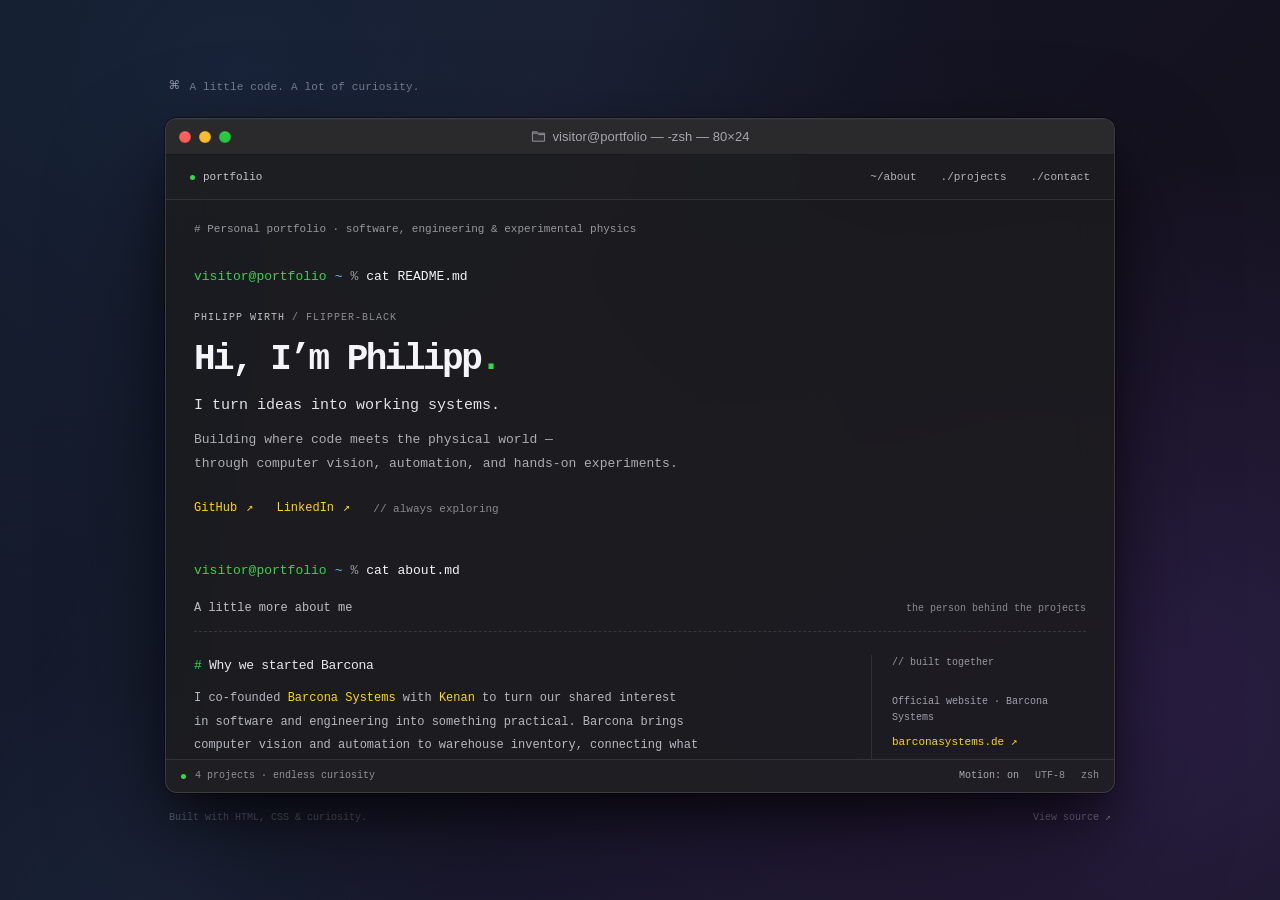
<file: index.html>
<!doctype html>
<html lang="en" data-motion="active">
<head>
  <meta charset="utf-8">
  <meta name="viewport" content="width=device-width, initial-scale=1">
  <title>Philipp Wirth — Developer &amp; Builder</title>
  <meta name="description" content="Turning ideas into working systems. Explore projects in computer vision, automation, engineering, and experimental physics by Flipper-Black.">
  <link rel="canonical" href="https://flipper-black.github.io/">
  <meta property="og:type" content="website">
  <meta property="og:url" content="https://flipper-black.github.io/">
  <meta property="og:title" content="Philipp Wirth — Code, engineering &amp; experiments">
  <meta property="og:description" content="Projects at the intersection of software, engineering, and experimental physics.">
  <meta name="referrer" content="no-referrer">
  <meta name="color-scheme" content="dark">
  <meta name="theme-color" content="#1c1c1e">
  <link rel="icon" href="./favicon.svg" type="image/svg+xml">
  <link rel="stylesheet" href="./styles.css?v=about-20261113">
  <script src="./interactions.js?v=terminal-20261113" defer></script>
</head>
<body>
  <a class="skip-link" href="#main">Skip to terminal content</a>
  <div class="wallpaper" aria-hidden="true"></div>
  <div class="desktop">
    <div class="desktop-label" aria-hidden="true"><span class="desktop-mark">⌘</span> A little code. A lot of curiosity.</div>
    <div class="window" id="terminal-window">
      <header class="titlebar">
        <div class="window-controls" aria-label="Window controls">
          <button class="traffic-light close" type="button" aria-label="Hide terminal" disabled><span aria-hidden="true">×</span></button>
          <button class="traffic-light minimize" type="button" aria-label="Minimize terminal" disabled><span aria-hidden="true">−</span></button>
          <button class="traffic-light maximize" type="button" aria-label="Expand terminal" aria-pressed="false" disabled><span aria-hidden="true">+</span></button>
        </div>
        <div class="window-title"><svg viewBox="0 0 16 16" aria-hidden="true"><path d="M1.5 4.5h5l1.5 1.5h6.5v7H1.5zM1.5 4.5V3h5l1.5 1.5h6.5V6"/></svg><span>visitor@portfolio — -zsh — 80×24</span></div>
        <span class="titlebar-spacer" aria-hidden="true"></span>
      </header>
      <div class="toolbar">
        <span class="session"><span class="status-dot" aria-hidden="true"></span>portfolio</span>
        <nav aria-label="Portfolio sections"><a href="#about">~/about</a><a href="#projects">./projects</a><a href="#contact">./contact</a></nav>
      </div>
      <main class="terminal-body" id="main" tabindex="0" aria-label="Portfolio terminal">
        <p class="session-note"># Personal portfolio · software, engineering &amp; experimental physics</p>
        <section class="intro terminal-section" id="welcome" aria-labelledby="intro-title">
          <p class="prompt"><span class="prompt-user">visitor@portfolio</span> <span class="prompt-path">~</span> <span class="prompt-symbol">%</span> <span class="command">cat README.md</span></p>
          <div class="intro-output">
            <p class="file-label">PHILIPP WIRTH <span>/ FLIPPER-BLACK</span></p>
            <h1 id="intro-title">Hi, I’m Philipp<span class="accent">.</span></h1>
            <p class="intro-lead">I turn ideas into working systems.</p>
            <p class="intro-description">Building where code meets the physical world —<br class="desktop-break"> through computer vision, automation, and hands-on experiments.</p>
            <div class="intro-links"><a href="https://github.com/Flipper-Black" rel="external noreferrer">GitHub <span aria-hidden="true">↗</span></a><a href="https://www.linkedin.com/in/philipp-wirth-398b2a384/" rel="external noreferrer">LinkedIn <span aria-hidden="true">↗</span></a><span class="link-comment">// always exploring</span></div>
          </div>
        </section>
        <section class="terminal-section about-section" id="about" aria-labelledby="about-title">
          <p class="prompt"><span class="prompt-user">visitor@portfolio</span> <span class="prompt-path">~</span> <span class="prompt-symbol">%</span> <span class="command">cat about.md</span></p>
          <div class="section-heading"><h2 id="about-title">A little more about me</h2><span>the person behind the projects</span></div>
          <div class="about-layout">
            <div class="about-story">
              <div class="about-chapter"><h3><span aria-hidden="true"># </span>Why we started Barcona</h3>
                <p>I co-founded <a href="https://barconasystems.de/" rel="external noreferrer">Barcona Systems</a> with <a href="https://thegreatwave21.github.io/" rel="external noreferrer">Kenan</a> to turn our shared interest in software and engineering into something practical. Barcona brings computer vision and automation to warehouse inventory, connecting what a camera sees with information people can use.</p>
              </div>
              <div class="about-chapter"><h3><span aria-hidden="true"># </span>What I enjoy about it</h3>
                <p>I like working where code has a visible effect in the real world. With Barcona, that means bringing software, cameras, and engineering together, testing ideas, and improving them until the pieces work as a system.</p>
                <p>Building it with Kenan makes that process even more interesting: sharing ideas, solving problems together, and learning as we go. That mix of curiosity, collaboration, and hands-on work is what draws me to projects like this.</p>
              </div>
            </div>
            <aside class="about-links" aria-label="Barcona and co-founder links">
              <p class="about-note">// built together</p>
              <a class="about-resource" href="https://barconasystems.de/" rel="external noreferrer"><span class="resource-label">Official website · Barcona Systems</span><span>barconasystems.de <span aria-hidden="true">↗</span></span></a>
              <a class="about-resource" href="https://thegreatwave21.github.io/barcona-systems/" rel="external noreferrer"><span class="resource-label">Project page · Kenan</span><span>thegreatwave21.github.io/barcona-systems <span aria-hidden="true">↗</span></span></a>
              <a class="about-resource" href="https://thegreatwave21.github.io/" rel="external noreferrer"><span class="resource-label">Co-founder · Kenan</span><span>TheGreatWave21 <span aria-hidden="true">↗</span></span></a>
              <p class="about-footnote">Software + engineering.<br>From an idea to a working system.</p>
            </aside>
          </div>
        </section>
        <section class="terminal-section projects-section" id="projects" aria-labelledby="projects-title">
          <p class="prompt"><span class="prompt-user">visitor@portfolio</span> <span class="prompt-path">~</span> <span class="prompt-symbol">%</span> <span class="command">ls ./projects</span></p>
          <div class="section-heading"><h2 id="projects-title">Selected projects</h2><span>4 directories</span></div>
        <article class="project" id="barcona" aria-labelledby="barcona-title">
          <div class="project-heading"><span class="project-index" aria-hidden="true">01</span><h3 id="barcona-title">Barcona Systems</h3><span class="project-category">computer vision</span></div>
          <p class="project-description">Camera-based inventory and barcode recognition.</p>
          <details class="project-info" data-project="barcona">
            <summary><span class="summary-label">more info<span class="sr-only"> about Barcona Systems</span></span><span class="summary-symbol" aria-hidden="true">+</span></summary>
            <div class="info-output">
              <pre class="code-output" aria-hidden="true" hidden></pre>
              <div class="info-body"><p>BARCONA AI turns warehouse camera images into barcode values, shelf assignments and status flags. It is designed for cameras on existing forklifts or an autonomous scanning robot, helping keep track of inventory during everyday operations.</p><div class="project-meta"><span><span class="status-dot" aria-hidden="true"></span>Collaborative project</span><a class="project-website" href="https://barconasystems.de/" rel="external noreferrer">Visit website <span aria-hidden="true">↗</span></a></div></div>
            </div>
          </details>
        </article>
        <article class="project" id="magnetic-carousel" aria-labelledby="magnetic-carousel-title">
          <div class="project-heading"><span class="project-index" aria-hidden="true">02</span><h3 id="magnetic-carousel-title">GYPT — Magnetic Carousel</h3><span class="project-category">experimental physics</span></div>
          <p class="project-description">Investigating magnetic motion at Phaenovum.</p>
          <details class="project-info" data-project="magnetic-carousel">
            <summary><span class="summary-label">more info<span class="sr-only"> about GYPT — Magnetic Carousel</span></span><span class="summary-symbol" aria-hidden="true">+</span></summary>
            <div class="info-output">
              <pre class="code-output" aria-hidden="true" hidden></pre>
              <div class="info-body"><p>A GYPT research project at Phaenovum exploring a steel ball above a rotating disc of alternating magnets. The experiment investigates why the ball can travel with or against the disc’s rotation, and how changing the setup affects its motion.</p>
                <a class="info-source" href="https://iypt.org/iypt-2027-problems/" rel="external noreferrer">Problem 16 · Official description <span aria-hidden="true">↗</span></a><div class="project-meta"><span><span class="status-dot" aria-hidden="true"></span>Research in progress</span></div></div>
            </div>
          </details>
        </article>
        <article class="project" id="heronshield" aria-labelledby="heronshield-title">
          <div class="project-heading"><span class="project-index" aria-hidden="true">03</span><h3 id="heronshield-title">HeronShield</h3><span class="project-category">ai & automation</span></div>
          <p class="project-description">Vision-guided water spray to help protect fish ponds.</p>
          <details class="project-info" data-project="heronshield">
            <summary><span class="summary-label">more info<span class="sr-only"> about HeronShield</span></span><span class="summary-symbol" aria-hidden="true">+</span></summary>
            <div class="info-output">
              <pre class="code-output" aria-hidden="true" hidden></pre>
              <div class="info-body"><p>A camera monitors the pond while AI identifies approaching herons. When a heron is detected, the system activates a directed spray of water to deter it and help protect the fish.</p><div class="project-meta"><span><span class="status-dot" aria-hidden="true"></span>Pond protection</span></div></div>
            </div>
          </details>
        </article>
        <article class="project" id="zeroxwaste" aria-labelledby="zeroxwaste-title">
          <div class="project-heading"><span class="project-index" aria-hidden="true">04</span><h3 id="zeroxwaste-title">ZeroXWaste</h3><span class="project-category">robotics</span></div>
          <p class="project-description">Camera-based waste sorting. Four bins. One rotating plate.</p>
          <details class="project-info" data-project="zeroxwaste">
            <summary><span class="summary-label">more info<span class="sr-only"> about ZeroXWaste</span></span><span class="summary-symbol" aria-hidden="true">+</span></summary>
            <div class="info-output">
              <pre class="code-output" aria-hidden="true" hidden></pre>
              <div class="info-body"><p>A camera identifies waste placed on a sorting plate and assigns it to one of four categories: organic waste, lightweight packaging (Gelber Sack), residual waste or paper. The plate then turns towards the corresponding bin to guide the item into the right compartment.</p><div class="project-meta"><span><span class="status-dot" aria-hidden="true"></span>Waste sorting</span></div></div>
            </div>
          </details>
        </article>
        </section>
        <section class="terminal-section contact-section" id="contact" aria-labelledby="contact-title">
          <p class="prompt"><span class="prompt-user">visitor@portfolio</span> <span class="prompt-path">~</span> <span class="prompt-symbol">%</span> <span class="command">cat contact.json</span></p>
          <h2 id="contact-title" class="sr-only">Connect with me</h2>
          <div class="contact-output"><span class="brace" aria-hidden="true">{</span><p><span class="json-key">"github"</span><span class="punctuation">:</span> <a href="https://github.com/Flipper-Black" rel="external noreferrer">"Flipper-Black" <span aria-hidden="true">↗</span></a><span class="punctuation">,</span></p><p><span class="json-key">"linkedin"</span><span class="punctuation">:</span> <a href="https://www.linkedin.com/in/philipp-wirth-398b2a384/" rel="external noreferrer">"Philipp Wirth" <span aria-hidden="true">↗</span></a></p><span class="brace" aria-hidden="true">}</span></div>
          <p class="contact-note"># Good ideas start with a conversation. Let’s connect.</p>
        </section>
        <p class="prompt final-prompt" aria-hidden="true"><span class="prompt-user">visitor@portfolio</span> <span class="prompt-path">~</span> <span class="prompt-symbol">%</span> <span class="cursor"></span></p>
        <p class="sr-only" id="terminal-announcement" role="status" aria-live="polite"></p>
      </main>
      <footer class="statusbar"><span><span class="status-dot" aria-hidden="true"></span>4 projects · endless curiosity</span><div><button class="motion-toggle" type="button" aria-pressed="false" hidden>Motion: on</button><span class="encoding">UTF-8</span><span>zsh</span></div></footer>
    </div>
    <div class="desktop-footer"><span>Built with HTML, CSS &amp; curiosity.</span><button class="restore-terminal" type="button" hidden><span aria-hidden="true">&gt;_</span> Open terminal</button><a href="https://github.com/Flipper-Black/Flipper-Black.github.io" rel="external noreferrer">View source <span aria-hidden="true">↗</span></a></div>
  </div>
</body>
</html>
</file>
<file: styles.css>
/* System monospace fonts: no downloads, trackers, or runtime dependencies. */
:root{color-scheme:dark;--text:#f5f5f7;--muted:#a1a1a6;--green:#32d74b;--blue:#64b5ff;--amber:#ffd60a;--line:rgba(255,255,255,.09);--mono:"SF Mono",SFMono-Regular,Menlo,Monaco,Consolas,"Liberation Mono",monospace;--system:-apple-system,BlinkMacSystemFont,"Segoe UI",sans-serif}
*,*::before,*::after{box-sizing:border-box}
body{margin:0;min-height:100svh;background:#0c0e16;color:var(--text);font-family:var(--mono);font-size:14px;line-height:1.65;-webkit-font-smoothing:antialiased}
button,a{-webkit-tap-highlight-color:transparent}button{font:inherit}a{color:var(--amber);text-decoration:none;text-underline-offset:4px}a:hover{text-decoration:underline}button{cursor:pointer}button:disabled{cursor:default}a:focus-visible,button:focus-visible,summary:focus-visible{outline:2px solid var(--blue);outline-offset:5px;border-radius:3px}main:focus-visible{outline:2px solid var(--blue);outline-offset:-3px}
p,h1,h2,h3,pre{margin:0}button{color:inherit}[hidden]{display:none!important}::selection{background:#405d7d;color:#fff}.sr-only{position:absolute;width:1px;height:1px;padding:0;margin:-1px;overflow:hidden;clip-path:inset(50%);white-space:nowrap;border:0}
.wallpaper{position:fixed;inset:0;z-index:-1;background:radial-gradient(ellipse at 19% 8%,#263c6359,transparent 53%),radial-gradient(ellipse at 85% 79%,#58328b5c,transparent 55%),radial-gradient(ellipse at 7% 100%,#1e426d38,transparent 48%),linear-gradient(135deg,#101723,#151220 62%,#11131c)}
.wallpaper::after{content:"";position:absolute;inset:0;background:linear-gradient(115deg,transparent 20%,#899bd409 35%,transparent 53%);pointer-events:none}
.desktop{width:min(80vw,950px);margin:0 auto;min-height:100svh;display:flex;flex-direction:column;justify-content:center;padding:32px 0;gap:17px}
.desktop-label{display:flex;align-items:center;gap:10px;color:#b8bbce99;font-size:11px;letter-spacing:.015em;padding-left:4px}.desktop-mark{font-size:17px;color:#b8bbcebd}
.window{width:100%;height:75vh;height:75svh;min-height:480px;max-height:900px;display:flex;flex-direction:column;overflow:clip;border-radius:12px;border:1px solid rgba(255,255,255,.15);background:rgba(28,28,30,.88);-webkit-backdrop-filter:blur(20px);backdrop-filter:blur(20px);box-shadow:0 25px 50px -12px #000b,0 55px 120px #0006,0 0 0 1px #0006,inset 0 1px 0 #ffffff08;transition:height .25s ease}
.titlebar{display:grid;grid-template-columns:76px 1fr 76px;align-items:center;flex:none;height:36px;padding:0 13px;background:rgba(44,44,46,.94);border-bottom:1px solid #0006;box-shadow:inset 0 1px 0 #ffffff06;font-family:var(--system);user-select:none}
.window-controls{display:flex;align-items:center;gap:8px}.traffic-light{display:flex;align-items:center;justify-content:center;width:12px;height:12px;border-radius:50%;padding:0;border:1px solid #0002;box-shadow:inset 0 .5px 0 #ffffff35;color:#0009;font-family:var(--system);font-size:12px;line-height:1;font-weight:650}.close{background:#ff5f56}.minimize{background:#ffbd2e}.maximize{background:#27c93f}.traffic-light span{opacity:0}.window-controls:hover .traffic-light span,.traffic-light:focus-visible span{opacity:1}.window-title{display:flex;align-items:center;justify-content:center;gap:7px;min-width:0;color:#a6a6ab;font-size:13px;letter-spacing:.005em;white-space:nowrap}.window-title span{overflow:hidden;text-overflow:ellipsis}.window-title svg{width:15px;height:15px;flex:none;stroke:#98989d;stroke-width:1;fill:#98989d18}
.toolbar{display:flex;align-items:center;justify-content:space-between;gap:16px;padding:9px 24px;border-bottom:1px solid var(--line);font-size:11px;background:#ffffff02;flex:none}.session{display:flex;align-items:center;gap:8px;color:#c7c7cc}.status-dot{display:inline-block;width:5px;height:5px;flex:none;border-radius:50%;background:var(--green)}.toolbar nav{display:flex;gap:24px}.toolbar nav a{color:#b3b3bb;min-height:26px;display:inline-flex;align-items:center}.toolbar nav a:hover{color:var(--text)}
.terminal-body{flex:1;min-height:0;overflow-y:auto;overscroll-behavior:contain;scroll-behavior:smooth;scroll-padding-top:24px;padding:20px 28px 30px;scrollbar-width:thin;scrollbar-color:#ffffff25 transparent}.terminal-body::-webkit-scrollbar{width:5px}.terminal-body::-webkit-scrollbar-thumb{background:#ffffff25;border-radius:9px}.terminal-body::-webkit-scrollbar-track{background:transparent}
.session-note{color:#98989f;font-size:11px;margin-bottom:27px}.terminal-section{scroll-margin-top:24px}.prompt{display:flex;align-items:baseline;flex-wrap:wrap;gap:0 8px;font-size:13px;line-height:1.8;overflow-wrap:anywhere}.prompt-user{color:var(--green)}.prompt-path{color:#64b5ff}.prompt-symbol{color:#98989d}.command{color:#f5f5f7}.intro-output{padding:21px 0 0 0}.file-label{font-size:10px;color:#c1c1c7;letter-spacing:.1em}.file-label span{color:#8e8e93}h1{margin-top:11px;font-size:clamp(26px,3.4vw,36px);font-weight:600;letter-spacing:-.07em;line-height:1.3}.accent{color:var(--green)}.intro-lead{margin-top:10px;font-size:15px;color:#e2e2e7}.intro-description{color:#acacb5;margin-top:9px;font-size:13px;line-height:1.85}.intro-links{display:flex;align-items:center;flex-wrap:wrap;gap:9px 23px;margin-top:19px;font-size:12px}.intro-links a{display:inline-flex;align-items:center;gap:9px;min-height:28px}.link-comment{color:#898990;font-size:11px}.projects-section{margin-top:36px}.section-heading{display:flex;align-items:baseline;justify-content:space-between;gap:16px;margin-top:17px;padding-bottom:12px;border-bottom:1px dashed #ffffff20}h2{font-weight:500;font-size:12px;color:#bebec6}.section-heading>span{font-size:10px;color:#898990}
.project{padding:17px 0 16px;border-bottom:1px solid #ffffff0d}.project-heading{display:grid;grid-template-columns:25px minmax(0,1fr) auto;align-items:baseline;gap:10px}.project-index{font-size:10px;color:#77777f}h3{font-size:14px;font-weight:500;letter-spacing:-.025em;color:#e8e8ee}.project-category{font-size:10px;color:#92929d;text-align:right}.project-description{margin:5px 0 0 35px;font-size:12px;color:#a7a7b1}.project-info{margin-left:35px;margin-top:6px}.project-info summary{display:inline-flex;align-items:center;gap:11px;min-height:32px;color:var(--amber);font-size:11px;list-style:none;cursor:pointer;user-select:none}.project-info summary::-webkit-details-marker{display:none}.summary-label::before{content:"[ ";color:#a39554}.summary-label::after{content:" ]";color:#a39554}.summary-symbol{color:#a39554;font-size:13px}.project-info[open] .summary-symbol{transform:rotate(45deg)}.project-info summary:hover .summary-label{text-decoration:underline;text-underline-offset:4px}.info-output{border-left:1px solid #ffffff1a;padding:1px 0 1px 17px;margin:7px 0 3px}.code-output{font:11px/1.8 var(--mono);white-space:pre-wrap;overflow-wrap:anywhere;color:var(--green);margin-bottom:10px;min-height:3.6em}.info-body{font-size:12px;color:#bebec7;line-height:1.9}.info-body p{max-width:80ch}.info-source{display:inline-block;margin-top:10px;font-size:11px}.project-meta{display:flex;flex-wrap:wrap;justify-content:space-between;gap:8px 20px;margin-top:13px;font-size:10px;color:#93939e}.project-meta>span{display:flex;align-items:center;gap:7px}.project-meta .status-dot{background:#8e8e93;width:4px;height:4px}.project-website{font-size:11px}.project-info[data-loading] .info-body{display:none}.project-info.is-ready .info-body{animation:output-reveal .26s ease both}@keyframes output-reveal{from{opacity:0;transform:translateY(5px)}to{opacity:1;transform:translateY(0)}}
.contact-section{margin-top:30px}.contact-output{margin-top:14px;color:#92929e;font-size:12px}.contact-output p{padding-left:22px}.json-key{color:#a6c9ed;display:inline-block;min-width:86px}.punctuation{color:#92929e}.contact-output a{line-height:2}.contact-note{color:#93939e;font-size:11px;margin-top:13px}.final-prompt{margin-top:28px}.cursor{display:inline-block;width:8px;height:16px;background:var(--text);align-self:center;animation:blink 1.1s steps(1,end) infinite}@keyframes blink{0%,49%{opacity:1}50%,100%{opacity:0}}
.statusbar{display:flex;align-items:center;justify-content:space-between;gap:16px;flex:none;min-height:30px;padding:5px 15px;background:#ffffff03;border-top:1px solid var(--line);color:#92929b;font-size:10px}.statusbar>span,.statusbar>div{display:flex;align-items:center;gap:9px}.statusbar>div{gap:16px}.motion-toggle{font-size:10px;padding:3px 0;border:0;background:none;color:#aaaab3}.motion-toggle:hover{color:var(--text)}.desktop-footer{display:flex;align-items:center;justify-content:space-between;flex-wrap:wrap;gap:12px;color:#b0b1c380;font-size:10px;padding:0 4px}.desktop-footer a{color:#b9bacb9c}.restore-terminal{border:1px solid #ffffff26;background:#24242bc7;padding:9px 15px;border-radius:7px;color:#e4e4eb;box-shadow:0 7px 20px #0003}.restore-terminal span{color:var(--green);margin-right:8px}.desktop.has-hidden-window{min-height:100svh}.desktop.has-hidden-window .desktop-footer{justify-content:center}.desktop.has-hidden-window .desktop-label,.desktop.has-hidden-window .desktop-footer>a,.desktop.has-hidden-window .desktop-footer>span{display:none}
body.window-expanded .desktop{width:calc(100% - 32px);max-width:none;padding:16px 0;gap:0}body.window-expanded .window{height:calc(100svh - 32px);max-height:none;min-height:0}body.window-expanded .desktop-label,body.window-expanded .desktop-footer{display:none}
.skip-link{position:fixed;z-index:10;top:10px;left:10px;padding:9px 14px;background:#29292f;color:var(--text);transform:translateY(-200%)}.skip-link:focus{transform:none}
html[data-motion="paused"] .cursor{animation:none}html[data-motion="paused"] .window{transition:none}html[data-motion="paused"] .info-body{animation:none}
@media(min-width:1500px){.desktop{width:min(80vw,950px)}}
@media(max-width:760px){.desktop{width:calc(100% - 32px);padding:24px 0;gap:13px}.window{height:82svh;min-height:440px}.terminal-body{padding:20px}.project-category{display:none}.project-heading{grid-template-columns:23px minmax(0,1fr);gap:8px}.project-description,.project-info{margin-left:31px}.desktop-break{display:none}.toolbar{padding-inline:20px}.toolbar nav{gap:18px}.link-comment{flex-basis:100%}.intro-links{gap:4px 23px}.intro-lead{font-size:14px}.desktop-label{font-size:10px}.statusbar .encoding{display:none}}
@media(max-width:420px){body{font-size:13px}.desktop{width:calc(100% - 20px);padding:14px 0}.desktop-label{display:none}.window{height:calc(100svh - 64px);min-height:360px;border-radius:10px}.titlebar{grid-template-columns:64px 1fr 0;gap:9px;padding-inline:11px}.window-title{font-size:10px;justify-content:flex-end}.window-title svg{display:none}.toolbar{padding:7px 14px;font-size:10px;gap:10px}.toolbar nav{gap:13px}.session{gap:6px}.terminal-body{padding:18px 15px 24px}.session-note{font-size:10px;line-height:1.8;margin-bottom:23px}.prompt{font-size:11px;gap:0 6px}.intro-description{font-size:12px}h1{font-size:28px}.file-label{font-size:9px;letter-spacing:.05em}.project-description{font-size:11px}h3{font-size:12px}.info-body{font-size:11px}.code-output{font-size:10px}.contact-output{font-size:11px}.contact-output p{padding-left:12px}.json-key{min-width:75px}.statusbar{font-size:9px;padding-inline:10px;gap:8px}.statusbar>div{gap:9px}.motion-toggle{font-size:9px}.desktop-footer{font-size:9px;gap:5px}.contact-note{font-size:10px}}
@media(max-height:600px) and (min-width:761px){.desktop{padding:15px 0;gap:10px}.desktop-label{display:none}.window{height:calc(100svh - 60px);min-height:0}}
@media(prefers-reduced-motion:reduce){*,*::before,*::after{animation:none!important;transition:none!important;scroll-behavior:auto!important}.cursor{opacity:1}}
@media(forced-colors:active){.wallpaper{display:none}.window{background:Canvas;border-color:CanvasText}.traffic-light{border-color:ButtonText}.status-dot,.cursor{background:CanvasText}.info-output{border-color:CanvasText}}

/* Expanded About output keeps personal context visible without a disclosure. */
.about-section{margin-top:36px}
.about-layout{display:grid;grid-template-columns:minmax(0,1fr) 215px;gap:30px;padding:23px 0 8px}
.about-chapter+.about-chapter{margin-top:23px}
.about-chapter h3{font-size:13px;color:#e8e8ee;line-height:1.7}
.about-chapter h3>span{color:var(--green)}
.about-chapter p{margin-top:10px;color:#b8b8c2;font-size:12px;line-height:1.95;max-width:70ch}
.about-links{align-self:start;border-left:1px solid var(--line);padding-left:20px;min-width:0}
.about-note{font-size:10px;color:#98989f;margin-bottom:9px}
.about-resource{display:block;padding:13px 0;border-bottom:1px solid var(--line);font-size:11px;overflow-wrap:anywhere}
.resource-label{display:block;margin-bottom:6px;font-size:10px;color:#a1a1ab}
.about-resource>span:last-child{display:block;line-height:1.8}
.about-footnote{margin-top:18px;color:#92929e;font-size:10px;line-height:1.9}
@media(max-width:760px){.about-layout{grid-template-columns:1fr;gap:23px;padding-top:19px}.about-links{display:grid;grid-template-columns:1fr 1fr;gap:0 20px;border-left:0;border-top:1px dashed #ffffff20;padding:15px 0 0}.about-note,.about-footnote{grid-column:1/-1}.about-note{margin-bottom:0}.about-footnote{margin-top:13px}}
@media(max-width:420px){.about-section>.section-heading{align-items:start}.about-section>.section-heading>span{max-width:110px;text-align:right;font-size:9px}.about-chapter h3{font-size:12px}.about-chapter p{font-size:11px}.about-links{grid-template-columns:1fr}.about-resource{font-size:11px}.about-layout{gap:20px}}
</file>
